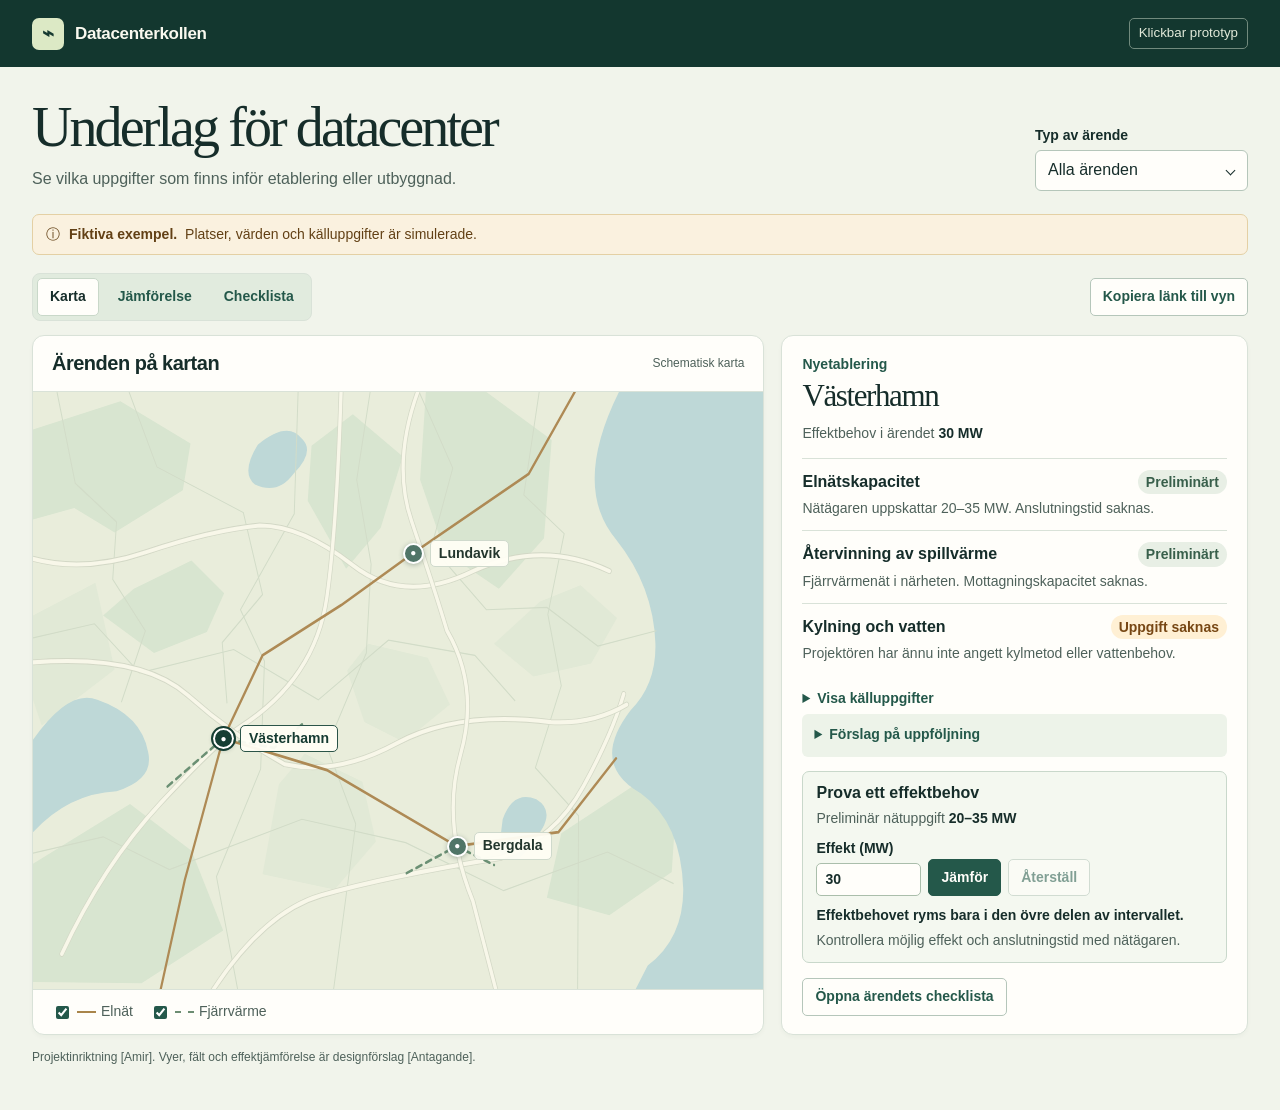
<file: demo.html>
<!doctype html>
<html lang="sv">
<head>
<meta charset="utf-8">
<meta name="viewport" content="width=device-width, initial-scale=1">
<title>Datacenterkollen · Underlag för datacenter</title>
<meta name="description" content="Klickbar prototyp för att jämföra fiktiva datacenterärenden och se vilket underlag som behöver följas upp.">
<style>
:root {
  color-scheme: light;
  --ink: #162d2a;
  --muted: #4e615a;
  --line: #d9e2d8;
  --green: #24584a;
  --paper: #fffefa;
  --wash: #f1f4eb;
  --amber: #774714;
  --amber-bg: #fff0d4;
}
* { box-sizing: border-box; }
body { margin: 0; background: var(--wash); color: var(--ink); font: 1rem/1.52 -apple-system, BlinkMacSystemFont, "Segoe UI", sans-serif; }
button, select, input { font: inherit; }
button { cursor: pointer; }
button:focus-visible, select:focus-visible, summary:focus-visible, a:focus-visible, input:focus-visible { outline: 3px solid #996019; outline-offset: 3px; }
a { color: var(--green); }
.shell { width: min(1240px, calc(100% - 64px)); margin: auto; }
.mast { background: #13372f; color: #f9f9ef; }
.mast .shell { display: flex; justify-content: space-between; align-items: center; min-height: 67px; gap: 12px; }
.brand { display: flex; align-items: center; gap: 11px; font-weight: 700; font-size: 17px; letter-spacing: -.02em; }
.brand-mark { display: grid; place-items: center; background: #dce9c5; color: #173a31; width: 32px; height: 32px; border-radius: 7px; font-size: 20px; }
.mast small { color: #e1e9d9; padding: 4px 9px; border: 1px solid #718a7d; border-radius: 5px; }
main { padding-top: 31px; padding-bottom: 44px; }
h1, h2, h3, p { margin: 0; }
h1 { font-family: Georgia, serif; font-weight: 500; font-size: clamp(34px, 5vw, 56px); line-height: 1.05; letter-spacing: -.052em; }
h2 { font-size: 20px; line-height: 1.25; letter-spacing: -.025em; }
h3 { font-size: 16px; line-height: 1.25; }
p { color: var(--muted); }
.intro { display: flex; justify-content: space-between; align-items: end; gap: 22px; margin-bottom: 23px; }
.intro p { margin-top: 10px; font-size: 16px; }
.filter label { display: block; font-size: .875rem; font-weight: 700; margin-bottom: 4px; }
.select-wrap { position: relative; }
.select-wrap::after { content: ''; position: absolute; right: 14px; top: calc(50% - 4px); width: 6px; height: 6px; border: solid currentColor; border-width: 0 1.5px 1.5px 0; transform: rotate(45deg); pointer-events: none; }
select { appearance: none; width: 100%; min-height: 41px; padding: 7px 36px 7px 12px; border: 1px solid #b5c6ba; border-radius: 6px; background: var(--paper); color: var(--ink); }
.notice { display: flex; align-items: center; gap: 9px; padding: 9px 13px; border: 1px solid #e4d0a4; border-radius: 7px; background: #faf1df; color: #624015; font-size: .875rem; margin-bottom: 18px; }
.notice b { margin-right: 4px; }
.frame { border: 1px solid var(--line); border-radius: 12px; background: var(--paper); box-shadow: 0 2px 4px #24372b08; }
.map-layout { display: grid; grid-template-columns: minmax(0, 1.57fr) minmax(0, 1fr); gap: 17px; align-items: stretch; }
.panel-head { display: flex; justify-content: space-between; flex-wrap: wrap; gap: 5px 16px; align-items: center; padding: 15px 19px; border-bottom: 1px solid var(--line); }
.panel-head span { color: var(--muted); font-size: 12px; }
.map-panel { overflow: hidden; display: flex; flex-direction: column; }
.map-stage { position: relative; isolation: isolate; min-height: 405px; flex: 1; background: #e9eddb; }
.map-stage canvas { position: absolute; inset: 0; width: 100%; height: 100%; }
.map-marker { position: absolute; transform: translate(-14px,-50%); display: inline-flex; gap: 6px; align-items: center; max-width: 53%; min-height: 38px; border: 0; padding: 4px; background: transparent; color: #23362d; font-size: .875rem; font-weight: 650; text-align: left; border-radius: 5px; }
.map-marker[aria-pressed="true"] { z-index: 2; color: #153b31; }
.dot { display: grid; place-items: center; flex: 0 0 21px; width: 21px; height: 21px; border: 2px solid white; border-radius: 50%; background: #507568; color: white; box-shadow: 0 1px 5px #25403755; font-size: 10px; font-weight: 800; }
.map-marker[aria-pressed="true"] .dot { background: #153e33; outline: 2px solid #153e33; }
.marker-name { background: #fffef5f2; border: 1px solid #cfd9cc; border-radius: 5px; padding: 4px 8px; line-height: 1.22; }
.map-marker[aria-pressed="true"] .marker-name { border-color: #2b5448; }
.map-legend { display: flex; gap: 8px 17px; flex-wrap: wrap; padding: 11px 19px; color: var(--muted); font-size: .875rem; border-top: 1px solid var(--line); }
.map-legend span { display: inline-flex; align-items: center; gap: 6px; }
.legend-line { width: 19px; border-bottom: 2px solid #a9854a; }
.legend-line.heat { border-bottom: 2px dashed #6c8d72; }
.detail { padding: 18px 20px; }
.case-type { font-size: .875rem; font-weight: 700; color: var(--green); }
.case-title { font: 500 31px/1.12 Georgia, serif; letter-spacing: -.045em; margin: 4px 0 9px; }
.case-meta { font-size: .875rem; }
.case-meta strong { color: var(--ink); }
.metric-list { margin: 14px 0 0; }
.metric { display: grid; grid-template-columns: 1fr auto; align-items: start; gap: 4px 9px; padding: 11px 0; border-top: 1px solid var(--line); }
.metric dt { font-weight: 700; }
.metric dd { margin: 0; }
.metric .metric-note { grid-column: 1/-1; color: var(--muted); font-size: .875rem; }
.pill { display: inline-block; border-radius: 100px; padding: 2px 8px; font-size: .875rem; font-weight: 700; line-height: 1.45; white-space: nowrap; background: #e8efe5; color: #385f4b; }
.pill.missing { background: var(--amber-bg); color: var(--amber); }
.followup { margin-top: 5px; padding: 10px 12px; background: #edf3e9; border-radius: 6px; font-size: .875rem; }
.followup summary { margin-bottom: 2px; }
details { margin-top: 12px; color: var(--green); font-size: .875rem; }
summary { cursor: pointer; width: fit-content; font-weight: 700; }
details ul { padding-left: 17px; margin-bottom: 0; color: var(--muted); }
.footer-note { font-size: 12px; margin-top: 13px; }
.table-shell { overflow-x: auto; }
table { border-collapse: collapse; text-align: left; width: 100%; }
th, td { padding: 13px 16px; border-bottom: 1px solid var(--line); vertical-align: top; }
thead th { background: #e8efe4; color: #305046; font-size: .875rem; }
th[scope="row"] { min-width: 145px; }
td { min-width: 135px; color: var(--muted); }
.selected-row { background: #f0f5ec; }
td p { margin-top: 5px; font-size: .875rem; }
.text-button { border: 0; padding: 0; text-align: left; background: transparent; color: var(--green); font-weight: 750; text-decoration: underline; text-underline-offset: 3px; }
.grid-details { margin-top: 15px; }
.check-layout { display: grid; grid-template-columns: minmax(0, 1fr) minmax(0, 2fr); align-items: start; gap: 17px; }
.check-list { padding: 15px; }
.check-list h2 { margin: 1px 0 11px; }
.case-item { width: 100%; display: flex; flex-wrap: wrap; gap: 0 8px; justify-content: space-between; align-items: center; padding: 9px 11px; margin-top: 6px; background: var(--paper); color: var(--ink); border: 1px solid var(--line); border-radius: 6px; text-align: left; }
.case-item[aria-pressed="true"] { background: #e8efe3; border-color: #7c9b83; }
.case-item small { color: var(--muted); }
.steps { margin: 14px 0 0; padding: 0; list-style: none; }
.step { border: 1px solid var(--line); border-radius: 7px; margin-top: 8px; padding: 9px 12px; }
.step label { display: flex; align-items: start; gap: 8px; font-weight: 700; cursor: pointer; }
.step input { width: 17px; height: 17px; margin: 3px 0 0; accent-color: var(--green); }
.step p { margin-left: 25px; font-size: .875rem; }
.progress { margin-top: 12px; font-size: .875rem; }
.toolbar, .switcher { display: flex; align-items: center; gap: 6px; }
.toolbar { justify-content: space-between; flex-wrap: wrap; gap: 10px; margin-bottom: 14px; }
.switcher { padding: 4px; background: #e1ebde; border: 1px solid var(--line); border-radius: 8px; }
.switcher button, .button { padding: 7px 12px; border: 1px solid transparent; border-radius: 5px; color: var(--green); background: transparent; font-weight: 700; font-size: .875rem; }
.switcher button[aria-pressed="true"] { background: #fffefa; border-color: #c9d8c9; color: var(--ink); }
.switcher button:hover, .button:hover { background: #dce9db; }
.button { background: var(--paper); border-color: #b5c6ba; }
.button:disabled { opacity: .55; cursor: default; }
.button.primary { color: #fffefa; background: #24584a; border-color: #24584a; }
.button.primary:hover { background: #173e33; }
.share { display: flex; align-items: center; gap: 9px; flex-wrap: wrap; }
.share output { font-size: .875rem; color: var(--green); }
.share output:empty { display: none; }
.share input { width: min(290px, 85vw); }
.scenario { margin-top: 14px; padding: 11px 13px; border: 1px solid #c9d8cb; border-radius: 7px; background: #f4f8f0; }
.scenario h3 { margin-bottom: 5px; }
.scenario label, .scenario-output { font-size: .875rem; }
.scenario form { display: flex; align-items: end; flex-wrap: wrap; gap: 7px; margin: 9px 0; }
.scenario label { display: grid; gap: 3px; font-weight: 700; }
.scenario input, .share input { border: 1px solid #aabeab; border-radius: 5px; padding: 5px 8px; color: var(--ink); background: var(--paper); }
.scenario input { width: 105px; }
.scenario-output p + p { margin-top: 4px; }
.scenario-output strong { color: var(--ink); }
.case-actions { display: flex; flex-wrap: wrap; gap: 8px; margin-top: 15px; }
.layer-choice { display: flex; align-items: center; gap: 5px; cursor: pointer; }
.layer-choice input { accent-color: var(--green); }
.comparison-note { margin: 0 19px 13px; font-size: .875rem; }
.table-shell:focus-visible { outline: 3px solid #996019; outline-offset: -3px; }
@media (max-width: 780px) {
  .shell { width: calc(100% - 32px); }
  .map-layout, .check-layout { grid-template-columns: 1fr; }
  .map-stage { min-height: 340px; }
}
@media (max-width: 520px) {
  .intro { display: grid; align-items: start; gap: 13px; }
  .filter { max-width: 230px; }
  .map-stage { min-height: 285px; }
  .map-marker { font-size: .875rem; }
  .marker-name { padding: 4px 5px; }
  .detail { padding: 15px; }
}
</style>
</head>
<body>
<header class="mast">
  <div class="shell">
    <div class="brand"><span class="brand-mark" aria-hidden="true">⌁</span> Datacenterkollen</div>
    <small>Klickbar prototyp</small>
  </div>
</header>
<main class="shell">
  <div class="intro">
    <div>
      <h1>Underlag för datacenter</h1>
      <p>Se vilka uppgifter som finns inför etablering eller utbyggnad.</p>
    </div>
    <div class="filter">
      <label for="filter">Typ av ärende</label>
      <div class="select-wrap"><select id="filter">
        <option value="alla">Alla ärenden</option>
        <option value="ny">Nyetablering</option>
        <option value="befintlig">Utbyggnad av befintligt</option>
      </select></div>
    </div>
  </div>
  <p class="notice"><span aria-hidden="true">ⓘ</span><span><b>Fiktiva exempel.</b> Platser, värden och källuppgifter är simulerade.</span></p>
  <div class="toolbar">
    <nav class="switcher" aria-label="Välj vy">
      <button type="button" data-variant="A">Karta</button>
      <button type="button" data-variant="B">Jämförelse</button>
      <button type="button" data-variant="C">Checklista</button>
    </nav>
    <div class="share">
      <button class="button" type="button" id="share">Kopiera länk till vyn</button>
      <output id="share-status" aria-live="polite"></output>
      <input id="share-link" aria-label="Länk att kopiera" type="text" readonly hidden>
    </div>
  </div>
  <div id="view"></div>
  <p class="footer-note">Projektinriktning [Amir]. Vyer, fält och effektjämförelse är designförslag [Antagande].</p>
</main>
<script>
/* Kan en handläggare hitta vilken uppgift som saknas? Tre layouter delar samma fiktiva ärenden. */
const cases = [
  {
    id: 'hamn', name: 'Västerhamn', type: 'ny', x: 26, y: 58, demand: 30, capacity: [20, 35],
    metrics: [
      { label: 'Elnätskapacitet', status: 'Preliminärt', note: 'Nätägaren uppskattar 20–35 MW. Anslutningstid saknas.', source: 'Simulerad förfrågan till nätägaren. Uppskattat intervall, inget anslutningsbesked.', action: 'Begär uppgift om möjlig effekt och tidpunkt för anslutning.' },
      { label: 'Återvinning av spillvärme', status: 'Preliminärt', note: 'Fjärrvärmenät i närheten. Mottagningskapacitet saknas.', source: 'Simulerad översiktskarta. Kapacitet och värmebehov är okända.', action: 'Kontakta fjärrvärmebolaget om värmebehov och mottagningskapacitet.' },
      { label: 'Kylning och vatten', status: 'Uppgift saknas', note: 'Projektören har ännu inte angett kylmetod eller vattenbehov.', source: 'Ingen uppgift i det simulerade projektunderlaget.', action: 'Be projektören ange kylmetod och beräknat vattenbehov.' }
    ]
  },
  {
    id: 'lunda', name: 'Lundavik', type: 'ny', x: 52, y: 27, demand: 20, capacity: null,
    metrics: [
      { label: 'Elnätskapacitet', status: 'Uppgift saknas', note: 'Tillgänglig effekt och tidpunkt för anslutning är okända.', source: 'Inget svar från den simulerade nätägaren.', action: 'Fråga nätägaren om möjlig effekt och beräknad anslutningstid.' },
      { label: 'Återvinning av spillvärme', status: 'Preliminärt', note: 'Ett växthus har anmält intresse. Värmebehovet är okänt.', source: 'Simulerad intresseanmälan. Värmebehov över året saknas.', action: 'Be växthusets ägare uppskatta värmebehov per årstid.' },
      { label: 'Kylning och vatten', status: 'Preliminärt', note: 'Luftkylning föreslås. Årligt vattenbehov saknas.', source: 'Simulerad projektskiss. Fullständig vattenberäkning saknas.', action: 'Begär projektörens underlag om vattenbehov.' }
    ]
  },
  {
    id: 'sodra', name: 'Bergdala', type: 'befintlig', x: 58, y: 76, demand: 15, capacity: [10, 10],
    metrics: [
      { label: 'Elnätskapacitet', status: 'Preliminärt', note: '10 MW extra uppskattas vara möjligt. Anslutningstid saknas.', source: 'Simulerad förfrågan till nätägaren. Uppskattningen avser tillkommande effekt.', action: 'Begär uppgift om hur mycket extra effekt som kan erbjudas och när.' },
      { label: 'Återvinning av spillvärme', status: 'Uppgift saknas', note: 'Mottagare för den tillkommande värmen är okänd.', source: 'Ingen uppgift om tillkommande värme i det simulerade underlaget.', action: 'Kontakta fjärrvärmebolaget om intresse för den extra värmen.' },
      { label: 'Kylning och vatten', status: 'Preliminärt', note: 'Befintlig kylning används. Tillkommande vattenbehov saknas.', source: 'Simulerad driftbeskrivning. Beräkning för utbyggnaden saknas.', action: 'Begär en vattenberäkning för utbyggnaden.' }
    ]
  }
];

const variants = [
  { key: 'A', render: mapView },
  { key: 'B', render: comparisonView },
  { key: 'C', render: checklistView }
];
const view = document.querySelector('#view');
const filter = document.querySelector('#filter');
const shareStatus = document.querySelector('#share-status');
const shareLink = document.querySelector('#share-link');
const variantButtons = document.querySelectorAll('[data-variant]');
const params = new URLSearchParams(location.search);
let selectedId = cases.find(item => item.id === params.get('arende'))?.id ?? cases[0].id;
let selectedVariant = variants.find(variant => variant.key === params.get('variant')) ?? variants[0];
filter.value = Array.from(filter.options).some(option => option.value === params.get('typ')) ? params.get('typ') : 'alla';
const checkedTasks = new Map();
const demands = new Map();
const formatNumber = new Intl.NumberFormat('sv-SE', { maximumFractionDigits: 1 });
const layers = { el: true, heat: true };
const initialDemand = Number(params.get('effekt'));
if (validDemand(initialDemand)) demands.set(selectedId, initialDemand);

function typeName(item) {
  return item.type === 'ny' ? 'Nyetablering' : 'Utbyggnad';
}

function validDemand(value) {
  return Number.isFinite(value) && value >= 0.1 && value <= 1000 && value === Math.round(value * 10) / 10;
}

function demandFor(item) {
  return demands.get(item.id) ?? item.demand;
}

function power(item, value) {
  return `${formatNumber.format(value)} MW${item.type === 'befintlig' ? ' extra' : ''}`;
}

function capacityText(item) {
  if (!item.capacity) return 'uppgift saknas';
  const [low, high] = item.capacity;
  return low === high ? power(item, high) : `${formatNumber.format(low)}–${power(item, high)}`;
}

function scenarioMessage(item) {
  if (!item.capacity) return 'Jämförelsen saknar en uppskattning från nätägaren.';
  const [low, high] = item.capacity;
  const demand = demandFor(item);
  if (demand > high) return 'Effektbehovet ligger över den preliminära nätuppgiften.';
  if (demand > low) return 'Effektbehovet ryms bara i den övre delen av intervallet.';
  return 'Den preliminära nätuppgiften täcker effektbehovet.';
}

function sourceDetails(item) {
  return `<details><summary>Visa källuppgifter</summary>
    <ul>${item.metrics.map(metric => `<li><strong>${metric.label}.</strong> ${metric.source}</li>`).join('')}</ul>
  </details>`;
}

function statusPill(metric) {
  const statusClass = metric.status === 'Uppgift saknas' ? ' missing' : '';
  return `<span class="pill${statusClass}">${metric.status}</span>`;
}

function caseHeader(item) {
  return `<div class="case-type">${typeName(item)}</div>
    <h2 class="case-title">${item.name}</h2>
    <p class="case-meta">Effektbehov i ärendet <strong>${power(item, item.demand)}</strong></p>`;
}

function scenario(item) {
  return `<section class="scenario" aria-labelledby="scenario-title">
    <h3 id="scenario-title">Prova ett effektbehov</h3>
    <p class="scenario-output">Preliminär nätuppgift <strong>${capacityText(item)}</strong></p>
    <form id="scenario-form">
      <label for="demand">${item.type === 'befintlig' ? 'Extra effekt (MW)' : 'Effekt (MW)'}
        <input id="demand" name="effekt" type="number" inputmode="decimal" min="0.1" max="1000" step="0.1" required value="${demandFor(item)}">
      </label>
      <button class="button primary" type="submit">Jämför</button>
      <button class="button" type="button" data-reset ${demands.has(item.id) ? '' : 'disabled'}>Återställ</button>
    </form>
    <div class="scenario-output" aria-live="polite" id="scenario-result">
      <p><strong>${scenarioMessage(item)}</strong></p>
      <p>Kontrollera möjlig effekt och anslutningstid med nätägaren.</p>
    </div>
  </section>`;
}

function detail(item) {
  return `<article class="detail" aria-label="Ärendeuppgifter">
    ${caseHeader(item)}
    <dl class="metric-list">
      ${item.metrics.map(metric => `<div class="metric">
        <dt>${metric.label}</dt><dd>${statusPill(metric)}</dd>
        <dd class="metric-note">${metric.note}</dd>
      </div>`).join('')}
    </dl>
    ${sourceDetails(item)}
    <details class="followup"><summary>Förslag på uppföljning</summary>
      <ul>${item.metrics.map(metric => `<li>${metric.action}</li>`).join('')}</ul>
    </details>
    ${scenario(item)}
    <div class="case-actions"><button class="button" type="button" data-open-checklist>Öppna ärendets checklista</button></div>
  </article>`;
}

function mapView(items, current) {
  return `<div class="map-layout">
    <section class="frame map-panel" aria-label="Ärendekarta">
      <header class="panel-head"><h2>Ärenden på kartan</h2><span>Schematisk karta</span></header>
      <div class="map-stage">
        <canvas aria-hidden="true"></canvas>
        ${items.map(item => `<button class="map-marker" style="left:${item.x}%;top:${item.y}%" data-case="${item.id}" aria-pressed="${item.id === current.id}" type="button"><span class="dot" aria-hidden="true">●</span><span class="marker-name">${item.name}</span></button>`).join('')}
      </div>
      <div class="map-legend">
        <label class="layer-choice"><input type="checkbox" data-layer="el" ${layers.el ? 'checked' : ''}><i class="legend-line" aria-hidden="true"></i>Elnät</label>
        <label class="layer-choice"><input type="checkbox" data-layer="heat" ${layers.heat ? 'checked' : ''}><i class="legend-line heat" aria-hidden="true"></i>Fjärrvärme</label>
      </div>
    </section>
    <div class="frame">${detail(current)}</div>
  </div>`;
}

function comparisonView(items, current) {
  return `<section class="frame" aria-label="Jämför ärenden">
    <header class="panel-head"><h2>Jämför ärenden</h2><span>${items.length} av ${cases.length} ärenden</span></header>
    <div class="table-shell" tabindex="0" aria-label="Jämförelsetabell">
      <table>
        <thead><tr><th scope="col">Plats</th><th scope="col">Efterfrågad effekt</th>
          ${current.metrics.map(metric => `<th scope="col">${metric.label}</th>`).join('')}
        </tr></thead>
        <tbody>${items.map(item => `<tr ${item.id === current.id ? 'class="selected-row"' : ''}>
          <th scope="row"><button class="text-button" data-case="${item.id}" aria-pressed="${item.id === current.id}" type="button">${item.name}</button><p>${typeName(item)}</p></th>
          <td><strong>${power(item, item.demand)}</strong></td>
          ${item.metrics.map(metric => `<td>${statusPill(metric)}<p>${metric.note}</p></td>`).join('')}
        </tr>`).join('')}</tbody>
      </table>
    </div>
    ${items.length === 1 ? '<p class="comparison-note">Välj Alla ärenden för att jämföra flera platser.</p>' : ''}
  </section>
  <div class="frame grid-details">${detail(current)}</div>`;
}

function checklistView(items, current) {
  const tasks = checkedTasks.get(current.id) ?? new Set();
  return `<div class="check-layout">
    <section class="frame check-list" aria-label="Ärenden">
      <h2>Välj ärende</h2>
      ${items.map(item => `<button class="case-item" type="button" data-case="${item.id}" aria-pressed="${item.id === current.id}"><strong>${item.name}</strong><small>${typeName(item)}</small></button>`).join('')}
    </section>
    <section class="frame detail" id="checklist-detail" tabindex="-1" aria-label="Checklista för uppföljning">
      ${caseHeader(current)}
      <p class="progress"><span id="progress" aria-live="polite">${tasks.size} av ${current.metrics.length} uppföljningar markerade</span>. Markeringarna gäller i den här fliken tills du laddar om.</p>
      <ul class="steps">${current.metrics.map((metric, index) => `<li class="step">
        <label><input type="checkbox" data-task="${index}" ${tasks.has(index) ? 'checked' : ''}>${metric.label}</label>
        <p>${statusPill(metric)} ${metric.note}</p>
        <p>${metric.action}</p>
      </li>`).join('')}</ul>
      ${sourceDetails(current)}
    </section>
  </div>`;
}

const mapDrawing = [
  ['#d8e5d0', 'M0 32 91 8 164 44 156 84 85 120 43 99 0 109Z M0 403 101 352 165 392 198 460 113 505 0 504Z M472 0 540 41 532 125 485 168 429 137 403 75 409 0Z M550 377 624 337 670 348 665 410 600 447 535 432Z M290 46 333 19 385 55 362 116 326 151 286 93Z M105 168 165 144 199 172 181 205 126 223 73 191Z'],
  ['#e1e9d6', 'M0 191 65 163 85 237 9 285 0 263Z M256 335 283 309 343 333 357 384 314 425 239 412Z M528 179 570 165 608 193 581 232 521 243 480 215Z M327 238 349 215 411 227 434 267 386 299 345 282Z'],
  ['#bed8d7', 'M610 0 Q561 81 607 126 Q646 166 648 215 Q649 250 622 272 Q579 318 633 343 Q675 368 677 425 Q677 467 640 490 L615 530 H760 V0Z M0 297 Q38 253 67 263 Q113 276 120 308 Q126 331 87 341 Q37 343 0 376Z M489 365 Q500 340 524 348 Q548 360 518 386 Q501 411 485 391Z M234 45 Q265 24 280 40 Q294 51 271 70 Q255 88 231 79 Q216 69 234 45Z']
];
const roads = [
  'M-10 140 Q48 156 117 137 T236 114 Q280 114 333 148 T458 153 Q530 126 600 153',
  'M30 480 Q73 404 133 351 T216 286 Q294 245 306 175 T322 -40',
  'M173 530 Q233 446 300 430 T487 398 Q543 382 573 337 T615 258',
  'M0 231 Q113 224 161 259 T262 318 Q316 328 379 300 T539 282 Q583 284 618 267',
  'M416 -30 Q369 49 394 110 T431 204 Q465 252 445 310 T458 435 L488 530'
];
let mapResize;
function drawMap(canvas) {
  const { width, height } = canvas.getBoundingClientRect();
  const scale = devicePixelRatio || 1;
  canvas.width = width * scale;
  canvas.height = height * scale;
  const ctx = canvas.getContext('2d');
  ctx.scale(canvas.width / 760, canvas.height / 510);
  ctx.fillStyle = '#e9eddb';
  ctx.fillRect(0, 0, 760, 510);
  mapDrawing.forEach(([color, shape]) => {
    ctx.fillStyle = color;
    ctx.fill(new Path2D(shape));
  });
  ctx.strokeStyle = '#d2dcc8';
  ctx.lineWidth = 1;
  const parcels = [
    'M25 0 44 78 87 111 83 160 117 204 92 265 M100 0 129 64 219 103 239 173 197 214 202 266',
    'M276 0 272 104 216 186 241 230 237 322 191 414 213 510 M351 0 337 75 352 147 347 223 306 303 336 369 313 510',
    'M0 394 73 380 142 408 280 365 388 385 490 426 598 393 667 420 M402 0 437 65 415 132 472 186 535 184 588 217 649 204',
    'M527 0 511 88 553 121 536 190 550 251 523 321 568 362 567 510 M0 210 64 198 111 240 209 220 297 263 370 212 460 225 502 264'
  ];
  parcels.forEach(path => ctx.stroke(new Path2D(path)));
  ctx.lineCap = 'round';
  roads.forEach(path => {
    const line = new Path2D(path);
    ctx.strokeStyle = '#d3d8c6'; ctx.lineWidth = 5; ctx.stroke(line);
    ctx.strokeStyle = '#f8f7e9'; ctx.lineWidth = 3.5; ctx.stroke(line);
  });
  ctx.lineWidth = 2.3;
  if (layers.el) {
    ctx.strokeStyle = '#ae8a55';
    ctx.stroke(new Path2D('M133 510 158 417 198 296 239 225 321 182 395 138 516 70 564 0 M198 296 306 323 441 388 547 376 607 313'));
  }
  if (layers.heat) {
    ctx.strokeStyle = '#6b9074';
    ctx.setLineDash([6, 5]);
    ctx.stroke(new Path2D('M140 337 198 296 251 304 283 282 M389 411 441 388 480 404'));
  }
}

function render() {
  mapResize?.disconnect();
  const items = cases.filter(item => filter.value === 'alla' || filter.value === item.type);
  const current = items.find(item => item.id === selectedId) ?? items[0];
  selectedId = current.id;
  view.innerHTML = selectedVariant.render(items, current);
  variantButtons.forEach(button => button.setAttribute('aria-pressed', String(button.dataset.variant === selectedVariant.key)));
  const canvas = view.querySelector('canvas');
  if (canvas) {
    drawMap(canvas);
    mapResize = new ResizeObserver(() => drawMap(canvas));
    mapResize.observe(canvas);
  }
}

function currentViewUrl() {
  const url = new URL(location.href);
  url.searchParams.set('variant', selectedVariant.key);
  url.searchParams.set('arende', selectedId);
  if (filter.value === 'alla') url.searchParams.delete('typ');
  else url.searchParams.set('typ', filter.value);
  if (demands.has(selectedId)) url.searchParams.set('effekt', demands.get(selectedId));
  else url.searchParams.delete('effekt');
  return url;
}

function syncUrl() {
  history.replaceState(null, '', currentViewUrl());
  shareStatus.textContent = '';
  shareLink.hidden = true;
}

function changeVariant(key) {
  selectedVariant = variants.find(variant => variant.key === key);
  render();
  syncUrl();
}

function updateScenario(item) {
  view.querySelector('#demand').value = demandFor(item);
  view.querySelector('#scenario-result strong').textContent = scenarioMessage(item);
  view.querySelector('[data-reset]').disabled = !demands.has(item.id);
  syncUrl();
}

variantButtons.forEach(button => button.addEventListener('click', () => changeVariant(button.dataset.variant)));
filter.addEventListener('change', () => {
  render();
  syncUrl();
});

document.querySelector('#share').addEventListener('click', async () => {
  const url = currentViewUrl().href;
  try {
    await navigator.clipboard.writeText(url);
    shareStatus.textContent = 'Länken är kopierad.';
    shareLink.hidden = true;
  } catch {
    shareStatus.textContent = 'Kopiera länken i fältet.';
    shareLink.value = url;
    shareLink.hidden = false;
    shareLink.select();
  }
});

view.addEventListener('click', event => {
  if (event.target.closest('[data-open-checklist]')) {
    changeVariant('C');
    view.querySelector('#checklist-detail').focus();
    return;
  }
  if (event.target.closest('[data-reset]')) {
    demands.delete(selectedId);
    view.querySelector('#demand').focus();
    updateScenario(cases.find(item => item.id === selectedId));
    return;
  }
  const button = event.target.closest('button[data-case]');
  if (!button || button.dataset.case === selectedId) return;
  selectedId = button.dataset.case;
  render();
  syncUrl();
  view.querySelector(`button[data-case="${selectedId}"]`).focus({ preventScroll: true });
});

view.addEventListener('submit', event => {
  if (event.target.id !== 'scenario-form') return;
  event.preventDefault();
  const demand = event.target.elements.effekt.valueAsNumber;
  if (!validDemand(demand)) return;
  demands.set(selectedId, demand);
  updateScenario(cases.find(item => item.id === selectedId));
});

view.addEventListener('change', event => {
  if (event.target.matches('input[data-layer]')) {
    layers[event.target.dataset.layer] = event.target.checked;
    drawMap(view.querySelector('canvas'));
    return;
  }
  const input = event.target.closest('input[data-task]');
  if (!input) return;
  const tasks = checkedTasks.get(selectedId) ?? new Set();
  const index = Number(input.dataset.task);
  if (input.checked) tasks.add(index);
  else tasks.delete(index);
  checkedTasks.set(selectedId, tasks);
  const item = cases.find(entry => entry.id === selectedId);
  document.querySelector('#progress').textContent = `${tasks.size} av ${item.metrics.length} uppföljningar markerade`;
});
render();
</script>
</body>
</html>
</file>
